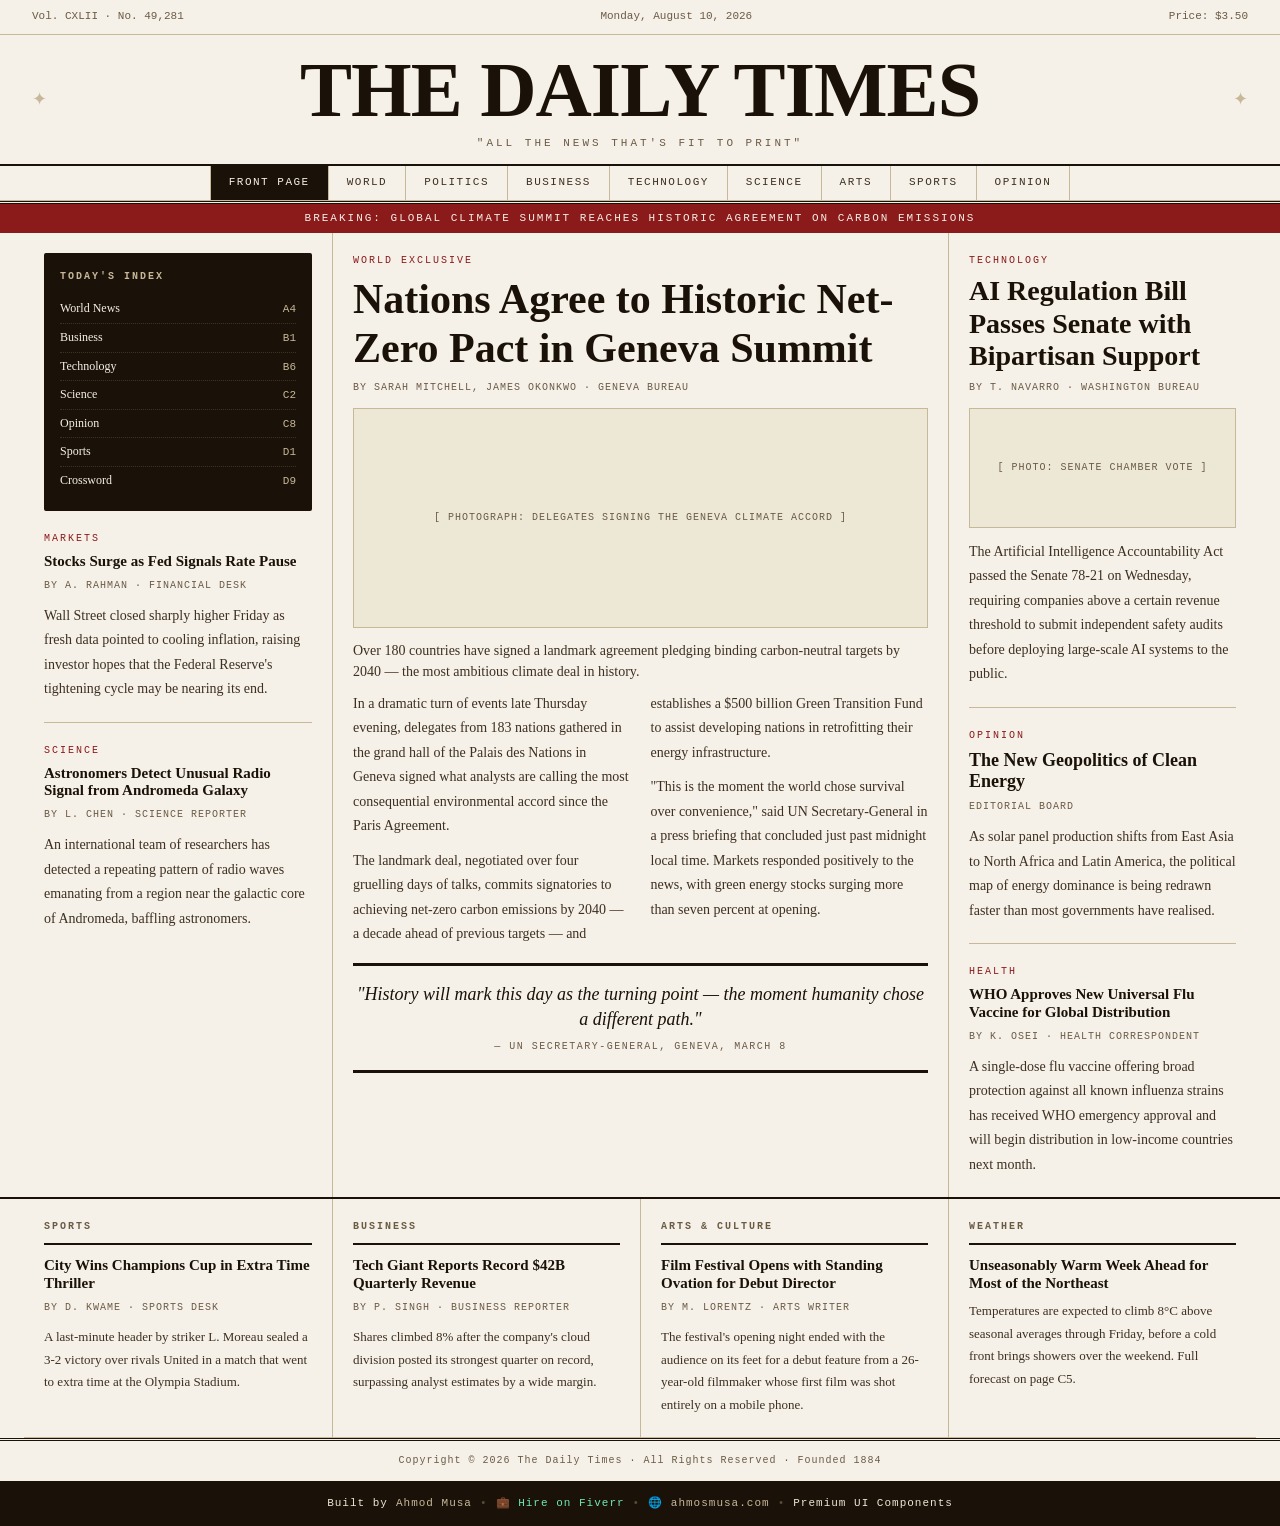
<file: newspaper/news.html>
<!doctype html>
<html lang="en">
  <head>
    <meta charset="UTF-8" />
    <meta name="viewport" content="width=device-width, initial-scale=1.0" />
    <title>Classic Newspaper Website Template — HTML CSS, Print Ready</title>
    <link href="./news.css" rel="stylesheet" />
  </head>
  <body>
    <!-- ── MASTHEAD HEADER ── -->
    <header class="masthead">
      <div class="masthead-top">
        <span>Vol. CXLII · No. 49,281</span>
        <time datetime="2026-03-09">Monday, August 10, 2026</time>
        <span>Price: $3.50</span>
      </div>
      <div class="paper-name">
        <h1>The Daily Times</h1>
        <p class="tagline">"All the news that's fit to print"</p>
      </div>
      <nav class="section-nav" aria-label="Main Navigation">
        <a href="#" class="active">Front Page</a>
        <a href="#">World</a>
        <a href="#">Politics</a>
        <a href="#">Business</a>
        <a href="#">Technology</a>
        <a href="#">Science</a>
        <a href="#">Arts</a>
        <a href="#">Sports</a>
        <a href="#">Opinion</a>
      </nav>
    </header>

    <!-- Breaking News Ticker Band -->
    <aside class="headline-band" aria-label="Breaking News">
      Breaking: Global Climate Summit Reaches Historic Agreement on Carbon
      Emissions
    </aside>

    <!-- ── MAIN GRID CONTENT ── -->
    <main class="newspaper-grid">
      <!-- Left Column / Sidebar -->
      <aside class="col sidebar-col">
        <section class="index-box" aria-label="Today's Index">
          <h4>Today's Index</h4>
          <dl class="index-list">
            <div class="index-item">
              <dt>World News</dt>
              <dd><span>A4</span></dd>
            </div>
            <div class="index-item">
              <dt>Business</dt>
              <dd><span>B1</span></dd>
            </div>
            <div class="index-item">
              <dt>Technology</dt>
              <dd><span>B6</span></dd>
            </div>
            <div class="index-item">
              <dt>Science</dt>
              <dd><span>C2</span></dd>
            </div>
            <div class="index-item">
              <dt>Opinion</dt>
              <dd><span>C8</span></dd>
            </div>
            <div class="index-item">
              <dt>Sports</dt>
              <dd><span>D1</span></dd>
            </div>
            <div class="index-item">
              <dt>Crossword</dt>
              <dd><span>D9</span></dd>
            </div>
          </dl>
        </section>

        <article class="article">
          <header>
            <p class="kicker">Markets</p>
            <h2 class="headline hl-sm">
              Stocks Surge as Fed Signals Rate Pause
            </h2>
            <p class="byline">By A. Rahman · Financial Desk</p>
          </header>
          <p class="body-text">
            Wall Street closed sharply higher Friday as fresh data pointed to
            cooling inflation, raising investor hopes that the Federal Reserve's
            tightening cycle may be nearing its end.
          </p>
        </article>

        <article class="article">
          <header>
            <p class="kicker">Science</p>
            <h2 class="headline hl-sm">
              Astronomers Detect Unusual Radio Signal from Andromeda Galaxy
            </h2>
            <p class="byline">By L. Chen · Science Reporter</p>
          </header>
          <p class="body-text">
            An international team of researchers has detected a repeating
            pattern of radio waves emanating from a region near the galactic
            core of Andromeda, baffling astronomers.
          </p>
        </article>
      </aside>

      <!-- Center Lead Article Column -->
      <section class="col center-col">
        <article class="article feature-article">
          <header>
            <p class="kicker">World Exclusive</p>
            <h2 class="headline hl-xl">
              Nations Agree to Historic Net-Zero Pact in Geneva Summit
            </h2>
            <p class="byline">
              By Sarah Mitchell, James Okonkwo · Geneva Bureau
            </p>
          </header>

          <figure class="img-block" style="height: 220px">
            <figcaption>
              [ Photograph: Delegates signing the Geneva Climate Accord ]
            </figcaption>
          </figure>

          <p class="deck">
            Over 180 countries have signed a landmark agreement pledging binding
            carbon-neutral targets by 2040 — the most ambitious climate deal in
            history.
          </p>

          <div class="body-text two-col">
            <p>
              In a dramatic turn of events late Thursday evening, delegates from
              183 nations gathered in the grand hall of the Palais des Nations
              in Geneva signed what analysts are calling the most consequential
              environmental accord since the Paris Agreement.
            </p>
            <p style="margin-top: 10px">
              The landmark deal, negotiated over four gruelling days of talks,
              commits signatories to achieving net-zero carbon emissions by 2040
              — a decade ahead of previous targets — and establishes a $500
              billion Green Transition Fund to assist developing nations in
              retrofitting their energy infrastructure.
            </p>
            <p style="margin-top: 10px">
              "This is the moment the world chose survival over convenience,"
              said UN Secretary-General in a press briefing that concluded just
              past midnight local time. Markets responded positively to the
              news, with green energy stocks surging more than seven percent at
              opening.
            </p>
          </div>

          <blockquote class="pull-quote">
            <p>
              "History will mark this day as the turning point — the moment
              humanity chose a different path."
            </p>
            <cite>— UN Secretary-General, Geneva, March 8</cite>
          </blockquote>
        </article>
      </section>

      <!-- Right Column -->
      <aside class="col right-col">
        <article class="article">
          <header>
            <p class="kicker">Technology</p>
            <h2 class="headline hl-lg">
              AI Regulation Bill Passes Senate with Bipartisan Support
            </h2>
            <p class="byline">By T. Navarro · Washington Bureau</p>
          </header>

          <figure class="img-block" style="height: 120px">
            <figcaption>[ Photo: Senate chamber vote ]</figcaption>
          </figure>

          <p class="body-text">
            The Artificial Intelligence Accountability Act passed the Senate
            78-21 on Wednesday, requiring companies above a certain revenue
            threshold to submit independent safety audits before deploying
            large-scale AI systems to the public.
          </p>
        </article>

        <article class="article">
          <header>
            <p class="kicker">Opinion</p>
            <h2 class="headline hl-md">The New Geopolitics of Clean Energy</h2>
            <p class="byline">Editorial Board</p>
          </header>
          <p class="body-text">
            As solar panel production shifts from East Asia to North Africa and
            Latin America, the political map of energy dominance is being
            redrawn faster than most governments have realised.
          </p>
        </article>

        <article class="article">
          <header>
            <p class="kicker">Health</p>
            <h2 class="headline hl-sm">
              WHO Approves New Universal Flu Vaccine for Global Distribution
            </h2>
            <p class="byline">By K. Osei · Health Correspondent</p>
          </header>
          <p class="body-text">
            A single-dose flu vaccine offering broad protection against all
            known influenza strains has received WHO emergency approval and will
            begin distribution in low-income countries next month.
          </p>
        </article>
      </aside>
    </main>

    <!-- ── BOTTOM SECTIONS ── -->
    <section class="bottom-grid" aria-label="Category Highlights">
      <section class="bottom-col">
        <h3 class="section-label">Sports</h3>
        <article class="article">
          <header>
            <h4 class="headline hl-sm">
              City Wins Champions Cup in Extra Time Thriller
            </h4>
            <p class="byline">By D. Kwame · Sports Desk</p>
          </header>
          <p class="body-text" style="font-size: 13px">
            A last-minute header by striker L. Moreau sealed a 3-2 victory over
            rivals United in a match that went to extra time at the Olympia
            Stadium.
          </p>
        </article>
      </section>

      <section class="bottom-col">
        <h3 class="section-label">Business</h3>
        <article class="article">
          <header>
            <h4 class="headline hl-sm">
              Tech Giant Reports Record $42B Quarterly Revenue
            </h4>
            <p class="byline">By P. Singh · Business Reporter</p>
          </header>
          <p class="body-text" style="font-size: 13px">
            Shares climbed 8% after the company's cloud division posted its
            strongest quarter on record, surpassing analyst estimates by a wide
            margin.
          </p>
        </article>
      </section>

      <section class="bottom-col">
        <h3 class="section-label">Arts & Culture</h3>
        <article class="article">
          <header>
            <h4 class="headline hl-sm">
              Film Festival Opens with Standing Ovation for Debut Director
            </h4>
            <p class="byline">By M. Lorentz · Arts Writer</p>
          </header>
          <p class="body-text" style="font-size: 13px">
            The festival's opening night ended with the audience on its feet for
            a debut feature from a 26-year-old filmmaker whose first film was
            shot entirely on a mobile phone.
          </p>
        </article>
      </section>

      <section class="bottom-col">
        <h3 class="section-label">Weather</h3>
        <article class="article">
          <header>
            <h4 class="headline hl-sm">
              Unseasonably Warm Week Ahead for Most of the Northeast
            </h4>
          </header>
          <p class="body-text" style="font-size: 13px">
            Temperatures are expected to climb 8°C above seasonal averages
            through Friday, before a cold front brings showers over the weekend.
            Full forecast on page C5.
          </p>
        </article>
      </section>
    </section>

    <!-- ── PAPER FOOTER ── -->
    <footer class="site-footer">
      <div class="paper-footer">
        Copyright © 2026 The Daily Times · All Rights Reserved · Founded 1884
      </div>

      <div class="am-credit">
        Built by <a href="https://ahmosmusa.com" target="_blank">Ahmod Musa</a>
        <span class="dot">•</span>
        <a
          href="https://www.fiverr.com/ahmodmusa/"
          class="fiverr"
          target="_blank"
          >💼 Hire on Fiverr</a
        >
        <span class="dot">•</span>
        <a href="https://ahmosmusa.com" target="_blank">🌐 ahmosmusa.com</a>
        <span class="dot">•</span>
        Premium UI Components
      </div>
    </footer>
  </body>
</html>
</file>
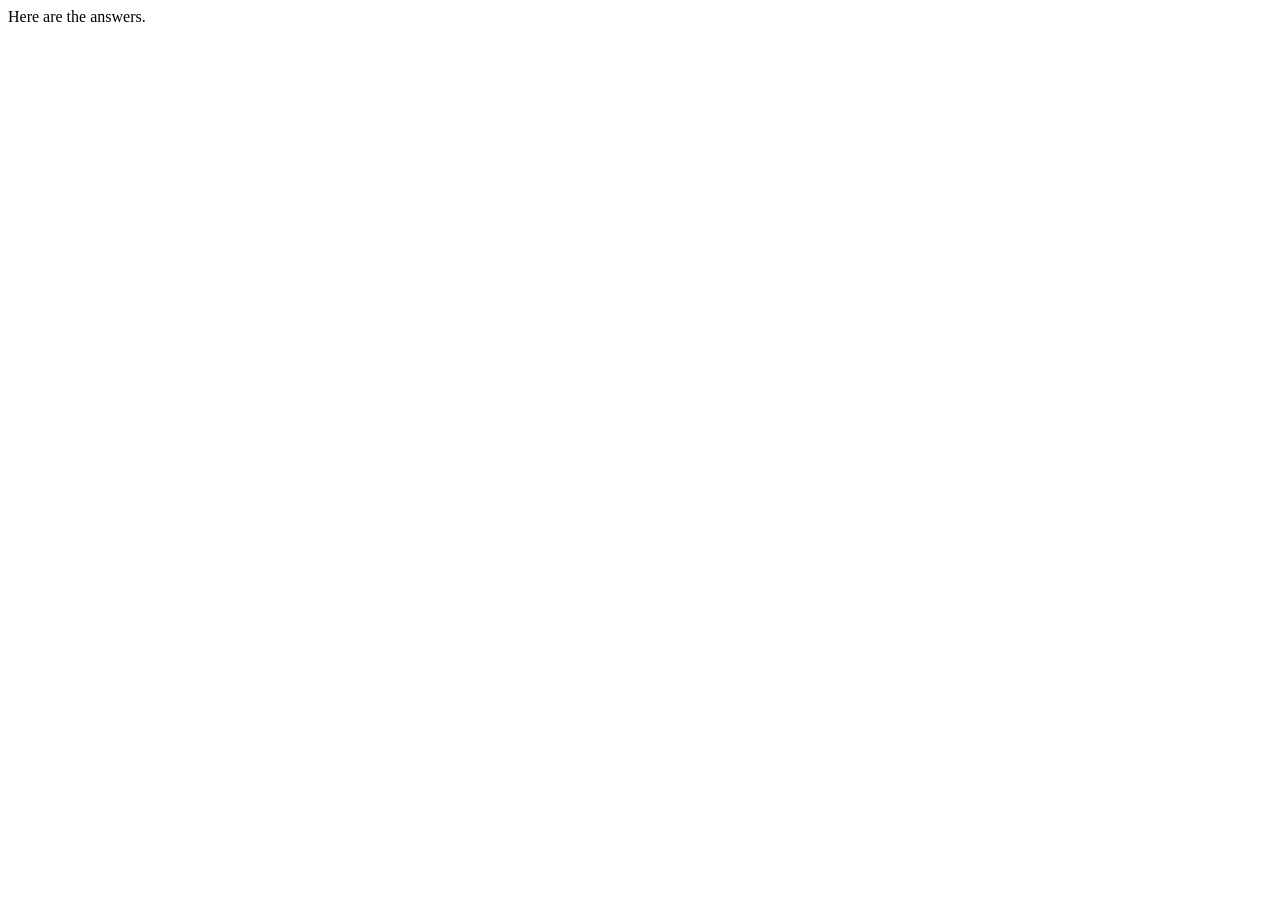
<file: html-practical/Solution/about-us.html>
<!DOCTYPE html>
<html lang="en">
<head>
  <meta charset="UTF-8">
  <meta name="viewport" content="width=device-width, initial-scale=1.0">
  <title>Document</title>
</head>
<body>
  <main>
    Here are the answers.
  </main>
</body>
</html>
</file>
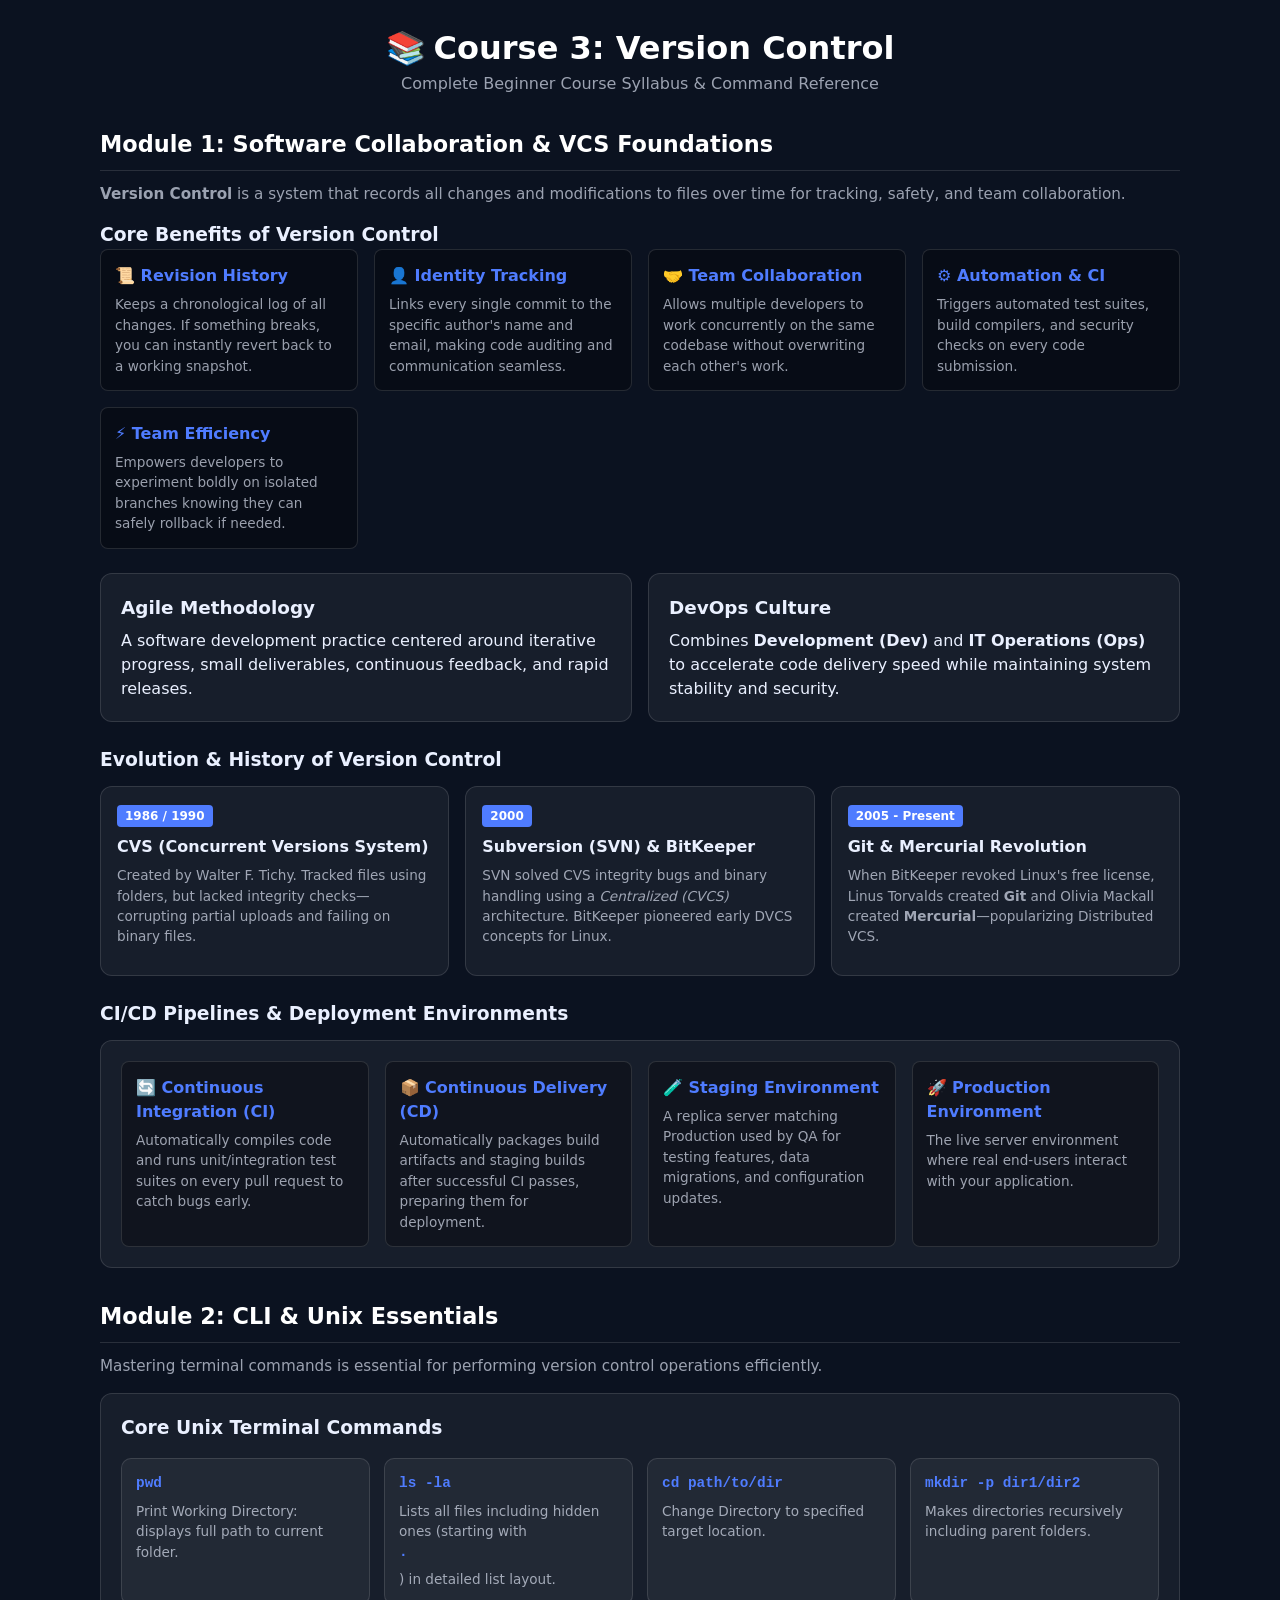
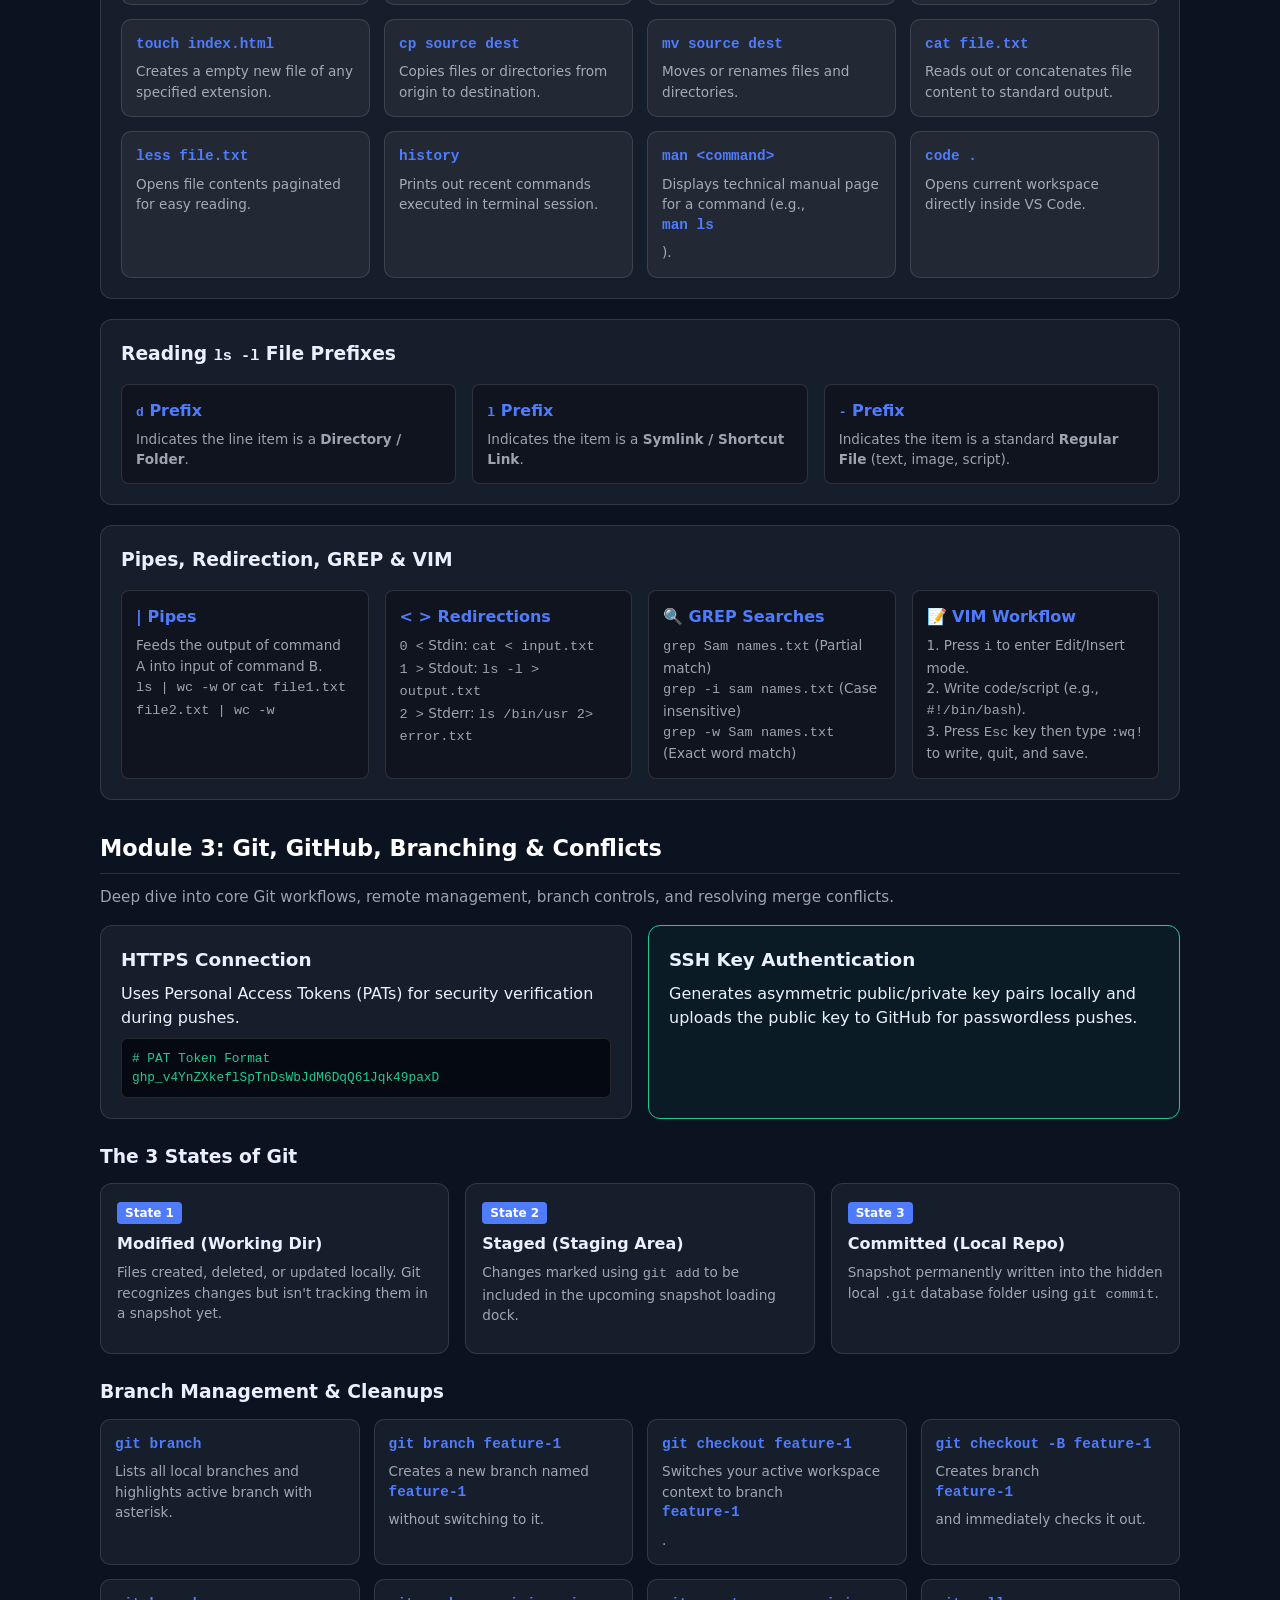
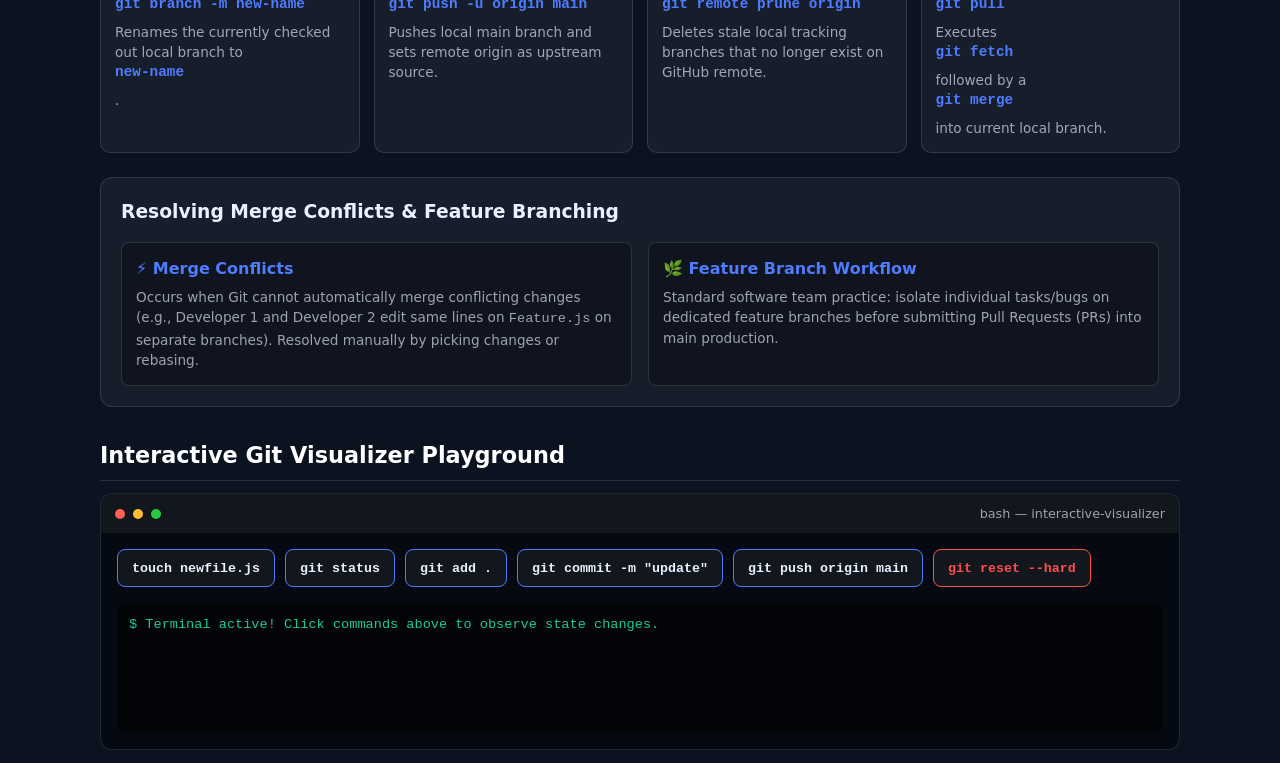
<file: NYDL-Summer-Batch/git-note/detail-note.html>
<!doctype html>
<html lang="en">
  <head>
    <meta charset="UTF-8" />
    <meta name="viewport" content="width=device-width, initial-scale=1.0" />
    <meta name="color-scheme" content="dark" />
    <title>Course 3: Version Control Mastery Notes</title>
    <link rel="stylesheet" href="git.css" />
  </head>
  <body>
    <!-- ── NAVBAR ── -->
    <header class="navbar">
      <div class="logo"><span class="git-icon">📚</span> Course 3: Version Control</div>
      <p class="subtitle">Complete Beginner Course Syllabus & Command Reference</p>
    </header>

    <main class="container">

      <!-- ── MODULE 1: SOFTWARE COLLABORATION ── -->
      <section class="info-section">
        <h2>Module 1: Software Collaboration & VCS Foundations</h2>
        <p class="section-intro">
          <strong>Version Control</strong> is a system that records all changes and modifications to files over time for tracking, safety, and team collaboration.
        </p>

        <!-- Benefits Grid -->
        <h3>Core Benefits of Version Control</h3>
        <div class="breakdown-grid" style="margin-bottom: 24px;">
          <div class="breakdown-item">
            <h4>📜 Revision History</h4>
            <p>Keeps a chronological log of all changes. If something breaks, you can instantly revert back to a working snapshot.</p>
          </div>
          <div class="breakdown-item">
            <h4>👤 Identity Tracking</h4>
            <p>Links every single commit to the specific author's name and email, making code auditing and communication seamless.</p>
          </div>
          <div class="breakdown-item">
            <h4>🤝 Team Collaboration</h4>
            <p>Allows multiple developers to work concurrently on the same codebase without overwriting each other's work.</p>
          </div>
          <div class="breakdown-item">
            <h4>⚙️ Automation & CI</h4>
            <p>Triggers automated test suites, build compilers, and security checks on every code submission.</p>
          </div>
          <div class="breakdown-item">
            <h4>⚡ Team Efficiency</h4>
            <p>Empowers developers to experiment boldly on isolated branches knowing they can safely rollback if needed.</p>
          </div>
        </div>

        <!-- Methodologies & Ecosystems -->
        <div class="comparison-grid">
          <div class="info-card">
            <h3>Agile Methodology</h3>
            <p>A software development practice centered around iterative progress, small deliverables, continuous feedback, and rapid releases.</p>
          </div>
          <div class="info-card">
            <h3>DevOps Culture</h3>
            <p>Combines <strong>Development (Dev)</strong> and <strong>IT Operations (Ops)</strong> to accelerate code delivery speed while maintaining system stability and security.</p>
          </div>
        </div>

        <!-- History Timeline -->
        <h3 style="margin-top: 24px; margin-bottom: 12px;">Evolution & History of Version Control</h3>
        <div class="steps-grid">
          <div class="step-card">
            <div class="step-num">1986 / 1990</div>
            <h3>CVS (Concurrent Versions System)</h3>
            <p>Created by Walter F. Tichy. Tracked files using folders, but lacked integrity checks—corrupting partial uploads and failing on binary files.</p>
          </div>

          <div class="step-card">
            <div class="step-num">2000</div>
            <h3>Subversion (SVN) & BitKeeper</h3>
            <p>SVN solved CVS integrity bugs and binary handling using a <em>Centralized (CVCS)</em> architecture. BitKeeper pioneered early DVCS concepts for Linux.</p>
          </div>

          <div class="step-card">
            <div class="step-num">2005 - Present</div>
            <h3>Git & Mercurial Revolution</h3>
            <p>When BitKeeper revoked Linux's free license, Linus Torvalds created <strong>Git</strong> and Olivia Mackall created <strong>Mercurial</strong>—popularizing Distributed VCS.</p>
          </div>
        </div>

        <!-- Staging vs Production & CI/CD Pipeline -->
        <h3 style="margin-top: 24px; margin-bottom: 12px;">CI/CD Pipelines & Deployment Environments</h3>
        <div class="breakdown-box">
          <div class="breakdown-grid">
            <div class="breakdown-item">
              <h4>🔄 Continuous Integration (CI)</h4>
              <p>Automatically compiles code and runs unit/integration test suites on every pull request to catch bugs early.</p>
            </div>
            <div class="breakdown-item">
              <h4>📦 Continuous Delivery (CD)</h4>
              <p>Automatically packages build artifacts and staging builds after successful CI passes, preparing them for deployment.</p>
            </div>
            <div class="breakdown-item">
              <h4>🧪 Staging Environment</h4>
              <p>A replica server matching Production used by QA for testing features, data migrations, and configuration updates.</p>
            </div>
            <div class="breakdown-item">
              <h4>🚀 Production Environment</h4>
              <p>The live server environment where real end-users interact with your application.</p>
            </div>
          </div>
        </div>
      </section>


      <!-- ── MODULE 2: COMMAND LINE & UNIX MASTERY ── -->
      <section class="info-section">
        <h2>Module 2: CLI & Unix Essentials</h2>
        <p class="section-intro">
          Mastering terminal commands is essential for performing version control operations efficiently.
        </p>

        <!-- Command Table -->
        <div class="breakdown-box" style="margin-bottom: 20px;">
          <h3>Core Unix Terminal Commands</h3>
          <div class="glossary-grid" style="margin-top: 12px;">
            <div class="glossary-card"><code>pwd</code><p>Print Working Directory: displays full path to current folder.</p></div>
            <div class="glossary-card"><code>ls -la</code><p>Lists all files including hidden ones (starting with <code>.</code>) in detailed list layout.</p></div>
            <div class="glossary-card"><code>cd path/to/dir</code><p>Change Directory to specified target location.</p></div>
            <div class="glossary-card"><code>mkdir -p dir1/dir2</code><p>Makes directories recursively including parent folders.</p></div>
            <div class="glossary-card"><code>touch index.html</code><p>Creates a empty new file of any specified extension.</p></div>
            <div class="glossary-card"><code>cp source dest</code><p>Copies files or directories from origin to destination.</p></div>
            <div class="glossary-card"><code>mv source dest</code><p>Moves or renames files and directories.</p></div>
            <div class="glossary-card"><code>cat file.txt</code><p>Reads out or concatenates file content to standard output.</p></div>
            <div class="glossary-card"><code>less file.txt</code><p>Opens file contents paginated for easy reading.</p></div>
            <div class="glossary-card"><code>history</code><p>Prints out recent commands executed in terminal session.</p></div>
            <div class="glossary-card"><code>man &lt;command&gt;</code><p>Displays technical manual page for a command (e.g., <code>man ls</code>).</p></div>
            <div class="glossary-card"><code>code .</code><p>Opens current workspace directly inside VS Code.</p></div>
          </div>
        </div>

        <!-- Unix Permissions Breakdown -->
        <div class="breakdown-box" style="margin-bottom: 20px;">
          <h3>Reading <code>ls -l</code> File Prefixes</h3>
          <div class="breakdown-grid">
            <div class="breakdown-item">
              <h4><code>d</code> Prefix</h4>
              <p>Indicates the line item is a <strong>Directory / Folder</strong>.</p>
            </div>
            <div class="breakdown-item">
              <h4><code>l</code> Prefix</h4>
              <p>Indicates the item is a <strong>Symlink / Shortcut Link</strong>.</p>
            </div>
            <div class="breakdown-item">
              <h4><code>-</code> Prefix</h4>
              <p>Indicates the item is a standard <strong>Regular File</strong> (text, image, script).</p>
            </div>
          </div>
        </div>

        <!-- Pipes, I/O Redirection, GREP & VIM -->
        <div class="breakdown-box">
          <h3>Pipes, Redirection, GREP & VIM</h3>
          <div class="breakdown-grid">
            <div class="breakdown-item">
              <h4>| Pipes</h4>
              <p>Feeds the output of command A into input of command B.<br><code>ls | wc -w</code> or <code>cat file1.txt file2.txt | wc -w</code></p>
            </div>
            <div class="breakdown-item">
              <h4>&lt; &gt; Redirections</h4>
              <p>
                <code>0 &lt;</code> Stdin: <code>cat &lt; input.txt</code><br>
                <code>1 &gt;</code> Stdout: <code>ls -l &gt; output.txt</code><br>
                <code>2 &gt;</code> Stderr: <code>ls /bin/usr 2&gt; error.txt</code>
              </p>
            </div>
            <div class="breakdown-item">
              <h4>🔍 GREP Searches</h4>
              <p>
                <code>grep Sam names.txt</code> (Partial match)<br>
                <code>grep -i sam names.txt</code> (Case insensitive)<br>
                <code>grep -w Sam names.txt</code> (Exact word match)
              </p>
            </div>
            <div class="breakdown-item">
              <h4>📝 VIM Workflow</h4>
              <p>
                1. Press <code>i</code> to enter Edit/Insert mode.<br>
                2. Write code/script (e.g., <code>#!/bin/bash</code>).<br>
                3. Press <code>Esc</code> key then type <code>:wq!</code> to write, quit, and save.
              </p>
            </div>
          </div>
        </div>
      </section>


      <!-- ── MODULE 3: GIT & GITHUB WORKFLOWS ── -->
      <section class="info-section">
        <h2>Module 3: Git, GitHub, Branching & Conflicts</h2>
        <p class="section-intro">
          Deep dive into core Git workflows, remote management, branch controls, and resolving merge conflicts.
        </p>

        <!-- Authentication -->
        <div class="comparison-grid">
          <div class="info-card">
            <h3>HTTPS Connection</h3>
            <p>Uses Personal Access Tokens (PATs) for security verification during pushes.</p>
            <pre class="code-block" style="margin-top: 8px;"><code># PAT Token Format
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</code></pre>
          </div>

          <div class="info-card highlight-card">
            <h3>SSH Key Authentication</h3>
            <p>Generates asymmetric public/private key pairs locally and uploads the public key to GitHub for passwordless pushes.</p>
          </div>
        </div>

        <!-- The 3 States -->
        <h3 style="margin-top: 24px; margin-bottom: 12px;">The 3 States of Git</h3>
        <div class="steps-grid">
          <div class="step-card">
            <div class="step-num">State 1</div>
            <h3>Modified (Working Dir)</h3>
            <p>Files created, deleted, or updated locally. Git recognizes changes but isn't tracking them in a snapshot yet.</p>
          </div>

          <div class="step-card">
            <div class="step-num">State 2</div>
            <h3>Staged (Staging Area)</h3>
            <p>Changes marked using <code>git add</code> to be included in the upcoming snapshot loading dock.</p>
          </div>

          <div class="step-card">
            <div class="step-num">State 3</div>
            <h3>Committed (Local Repo)</h3>
            <p>Snapshot permanently written into the hidden local <code>.git</code> database folder using <code>git commit</code>.</p>
          </div>
        </div>

        <!-- Branching Commands -->
        <h3 style="margin-top: 24px; margin-bottom: 12px;">Branch Management & Cleanups</h3>
        <div class="glossary-grid">
          <div class="glossary-card"><code>git branch</code><p>Lists all local branches and highlights active branch with asterisk.</p></div>
          <div class="glossary-card"><code>git branch feature-1</code><p>Creates a new branch named <code>feature-1</code> without switching to it.</p></div>
          <div class="glossary-card"><code>git checkout feature-1</code><p>Switches your active workspace context to branch <code>feature-1</code>.</p></div>
          <div class="glossary-card"><code>git checkout -B feature-1</code><p>Creates branch <code>feature-1</code> and immediately checks it out.</p></div>
          <div class="glossary-card"><code>git branch -m new-name</code><p>Renames the currently checked out local branch to <code>new-name</code>.</p></div>
          <div class="glossary-card"><code>git push -u origin main</code><p>Pushes local main branch and sets remote origin as upstream source.</p></div>
          <div class="glossary-card"><code>git remote prune origin</code><p>Deletes stale local tracking branches that no longer exist on GitHub remote.</p></div>
          <div class="glossary-card"><code>git pull</code><p>Executes <code>git fetch</code> followed by a <code>git merge</code> into current local branch.</p></div>
        </div>

        <!-- Merge Conflicts & Feature Branching -->
        <div class="breakdown-box" style="margin-top: 24px;">
          <h3>Resolving Merge Conflicts & Feature Branching</h3>
          <div class="breakdown-grid">
            <div class="breakdown-item">
              <h4>⚡ Merge Conflicts</h4>
              <p>Occurs when Git cannot automatically merge conflicting changes (e.g., Developer 1 and Developer 2 edit same lines on <code>Feature.js</code> on separate branches). Resolved manually by picking changes or rebasing.</p>
            </div>
            <div class="breakdown-item">
              <h4>🌿 Feature Branch Workflow</h4>
              <p>Standard software team practice: isolate individual tasks/bugs on dedicated feature branches before submitting Pull Requests (PRs) into main production.</p>
            </div>
          </div>
        </div>
      </section>


      <!-- ── SECTION 4: INTERACTIVE DEMO LINK ── -->
      <section class="control-section" aria-label="Git Terminal">
        <h2>Interactive Git Visualizer Playground</h2>
        <div class="terminal-container">
          <div class="terminal-bar">
            <span class="dot red"></span>
            <span class="dot yellow"></span>
            <span class="dot green"></span>
            <span class="term-title">bash — interactive-visualizer</span>
          </div>
          <div class="terminal-body">
            <div class="command-buttons">
              <button class="btn btn-cmd" id="btnTouch">
                <code>touch newfile.js</code>
              </button>
              <button class="btn btn-cmd" id="btnStatus">
                <code>git status</code>
              </button>
              <button class="btn btn-cmd" id="btnAdd">
                <code>git add .</code>
              </button>
              <button class="btn btn-cmd" id="btnCommit">
                <code>git commit -m "update"</code>
              </button>
              <button class="btn btn-cmd" id="btnPush">
                <code>git push origin main</code>
              </button>
              <button class="btn btn-danger" id="btnReset">
                <code>git reset --hard</code>
              </button>
            </div>

            <div class="terminal-output" id="termOutput">
              <p class="line prompt">
                $ Terminal active! Click commands above to observe state changes.
              </p>
            </div>
          </div>
        </div>
      </section>

    </main>

    <script src="git.js"></script>
  </body>
</html>
</file>
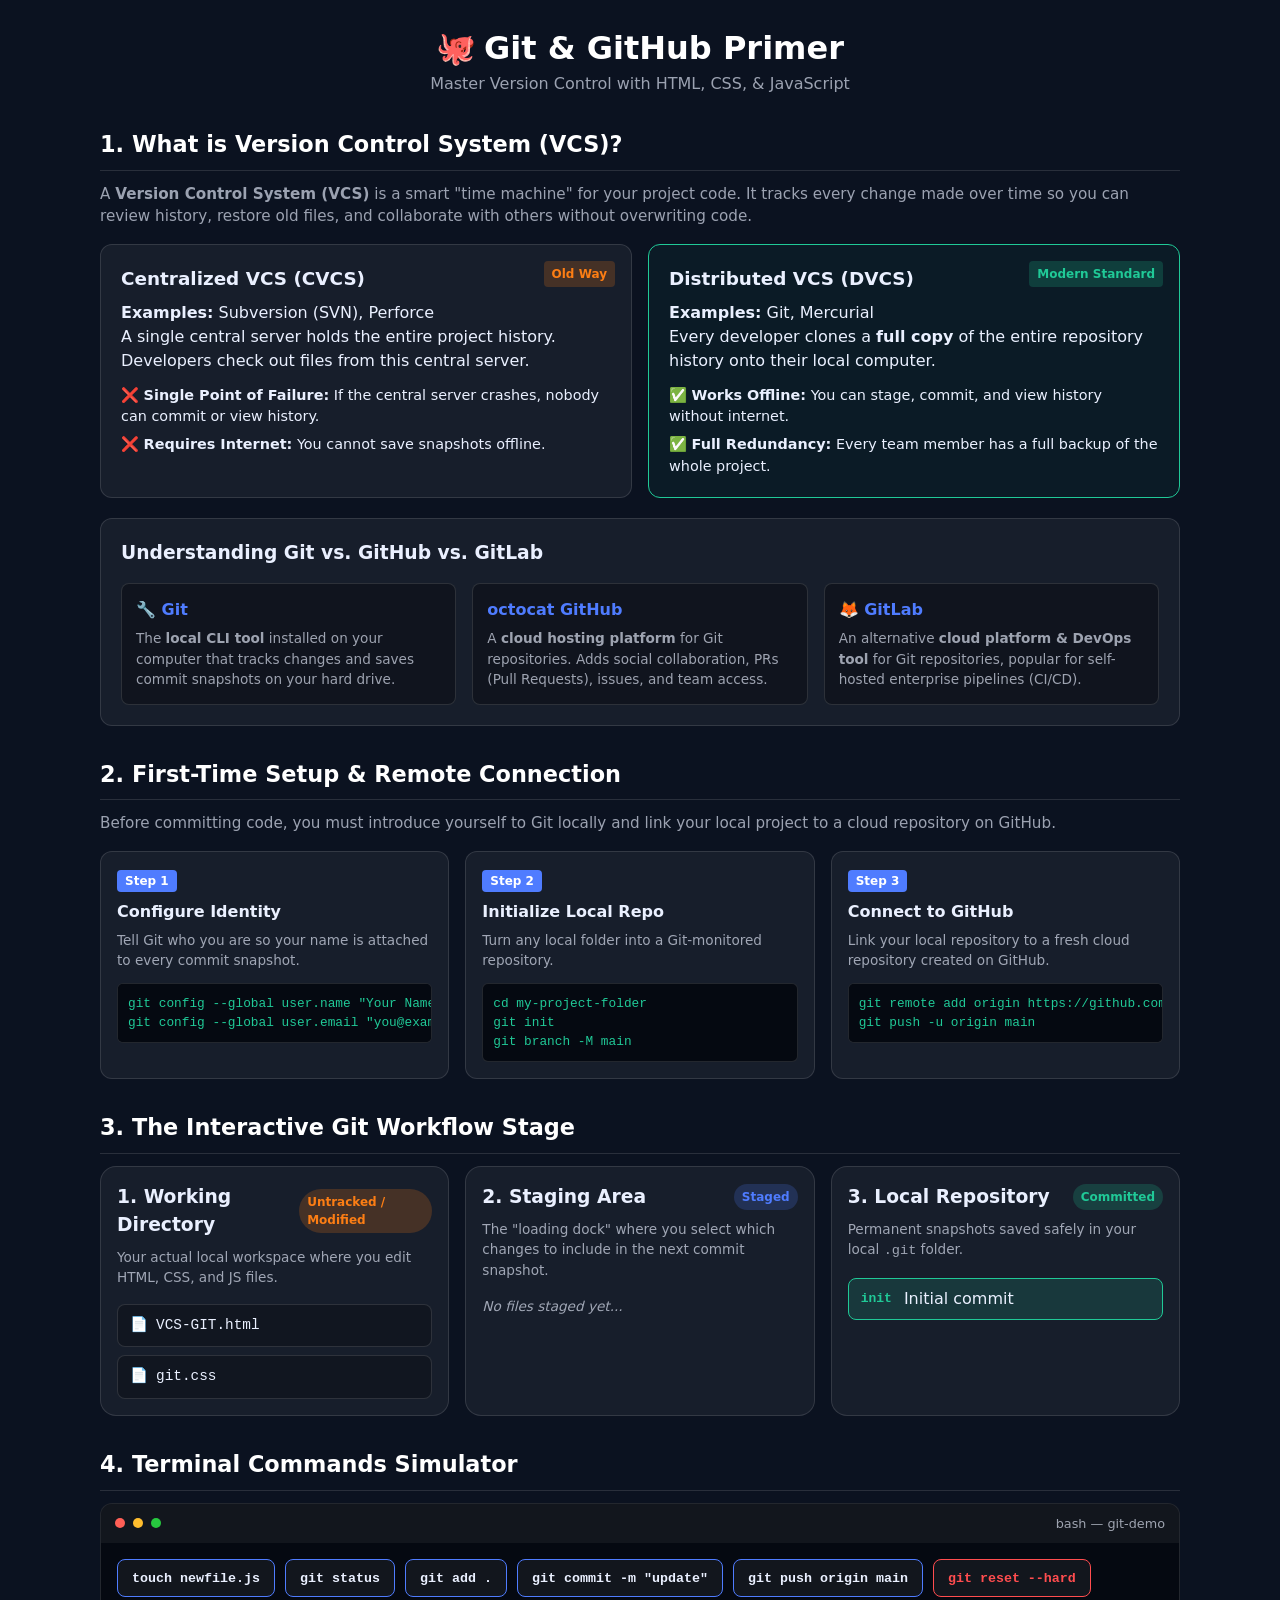
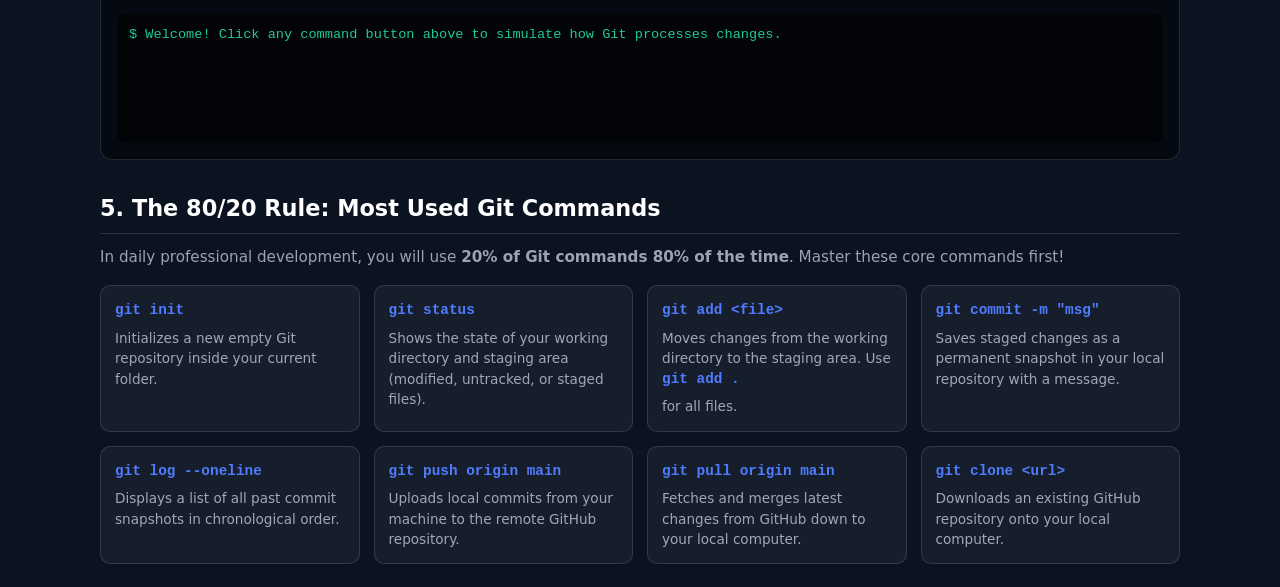
<file: NYDL-Summer-Batch/git-note/VCS-GIT.html>
<!doctype html>
<html lang="en">
  <head>
    <meta charset="UTF-8" />
    <meta name="viewport" content="width=device-width, initial-scale=1.0" />
    <meta name="color-scheme" content="dark" />
    <title>Git & GitHub Mastery - Beginner Visual Guide</title>
    <link rel="stylesheet" href="git.css" />
  </head>
  <body>
    <!-- ── NAVBAR ── -->
    <header class="navbar">
      <div class="logo">
        <span class="git-icon">🐙</span> Git & GitHub Primer
      </div>
      <p class="subtitle">
        Master Version Control with HTML, CSS, & JavaScript
      </p>
    </header>

    <main class="container">
      <!-- ── SECTION 1: VCS & DVCS FUNDAMENTALS ── -->
      <section class="info-section">
        <h2>1. What is Version Control System (VCS)?</h2>
        <p class="section-intro">
          A <strong>Version Control System (VCS)</strong> is a smart "time
          machine" for your project code. It tracks every change made over time
          so you can review history, restore old files, and collaborate with
          others without overwriting code.
        </p>

        <div class="comparison-grid">
          <div class="info-card">
            <span class="card-badge badge-warning">Old Way</span>
            <h3>Centralized VCS (CVCS)</h3>
            <p><strong>Examples:</strong> Subversion (SVN), Perforce</p>
            <p>
              A single central server holds the entire project history.
              Developers check out files from this central server.
            </p>
            <ul class="card-list">
              <li>
                ❌ <strong>Single Point of Failure:</strong> If the central
                server crashes, nobody can commit or view history.
              </li>
              <li>
                ❌ <strong>Requires Internet:</strong> You cannot save snapshots
                offline.
              </li>
            </ul>
          </div>

          <div class="info-card highlight-card">
            <span class="card-badge badge-success">Modern Standard</span>
            <h3>Distributed VCS (DVCS)</h3>
            <p><strong>Examples:</strong> Git, Mercurial</p>
            <p>
              Every developer clones a <strong>full copy</strong> of the entire
              repository history onto their local computer.
            </p>
            <ul class="card-list">
              <li>
                ✅ <strong>Works Offline:</strong> You can stage, commit, and
                view history without internet.
              </li>
              <li>
                ✅ <strong>Full Redundancy:</strong> Every team member has a
                full backup of the whole project.
              </li>
            </ul>
          </div>
        </div>

        <!-- Git vs GitHub vs GitLab -->
        <div class="breakdown-box">
          <h3>Understanding Git vs. GitHub vs. GitLab</h3>
          <div class="breakdown-grid">
            <div class="breakdown-item">
              <h4>🔧 Git</h4>
              <p>
                The <strong>local CLI tool</strong> installed on your computer
                that tracks changes and saves commit snapshots on your hard
                drive.
              </p>
            </div>
            <div class="breakdown-item">
              <h4>octocat GitHub</h4>
              <p>
                A <strong>cloud hosting platform</strong> for Git repositories.
                Adds social collaboration, PRs (Pull Requests), issues, and team
                access.
              </p>
            </div>
            <div class="breakdown-item">
              <h4>🦊 GitLab</h4>
              <p>
                An alternative <strong>cloud platform & DevOps tool</strong> for
                Git repositories, popular for self-hosted enterprise pipelines
                (CI/CD).
              </p>
            </div>
          </div>
        </div>
      </section>

      <!-- ── SECTION 2: FIRST-TIME SETUP & REMOTE SETUP ── -->
      <section class="info-section">
        <h2>2. First-Time Setup & Remote Connection</h2>
        <p class="section-intro">
          Before committing code, you must introduce yourself to Git locally and
          link your local project to a cloud repository on GitHub.
        </p>

        <div class="steps-grid">
          <div class="step-card">
            <div class="step-num">Step 1</div>
            <h3>Configure Identity</h3>
            <p>
              Tell Git who you are so your name is attached to every commit
              snapshot.
            </p>
            <pre
              class="code-block"
            ><code>git config --global user.name "Your Name"
git config --global user.email "you@example.com"</code></pre>
          </div>

          <div class="step-card">
            <div class="step-num">Step 2</div>
            <h3>Initialize Local Repo</h3>
            <p>Turn any local folder into a Git-monitored repository.</p>
            <pre class="code-block"><code>cd my-project-folder
git init
git branch -M main</code></pre>
          </div>

          <div class="step-card">
            <div class="step-num">Step 3</div>
            <h3>Connect to GitHub</h3>
            <p>
              Link your local repository to a fresh cloud repository created on
              GitHub.
            </p>
            <pre
              class="code-block"
            ><code>git remote add origin https://github.com/user/repo.git
git push -u origin main</code></pre>
          </div>
        </div>
      </section>

      <!-- ── SECTION 3: INTERACTIVE WORKFLOW STAGE ── -->
      <section class="stage-section" aria-label="Git Workflow Visualizer">
        <h2>3. The Interactive Git Workflow Stage</h2>
        <div class="workflow-grid">
          <!-- Working Directory -->
          <div class="stage-card" id="workingDir">
            <div class="card-header">
              <h3>1. Working Directory</h3>
              <span class="badge status-working">Untracked / Modified</span>
            </div>
            <p class="card-desc">
              Your actual local workspace where you edit HTML, CSS, and JS
              files.
            </p>
            <ul class="file-list" id="workingFiles">
              <!-- Dynamic Files Injected Here -->
            </ul>
          </div>

          <!-- Staging Area -->
          <div class="stage-card" id="stagingArea">
            <div class="card-header">
              <h3>2. Staging Area</h3>
              <span class="badge status-staged">Staged</span>
            </div>
            <p class="card-desc">
              The "loading dock" where you select which changes to include in
              the next commit snapshot.
            </p>
            <ul class="file-list" id="stagedFiles">
              <li class="empty-msg">No files staged yet...</li>
            </ul>
          </div>

          <!-- Local Repository -->
          <div class="stage-card" id="localRepo">
            <div class="card-header">
              <h3>3. Local Repository</h3>
              <span class="badge status-committed">Committed</span>
            </div>
            <p class="card-desc">
              Permanent snapshots saved safely in your local
              <code>.git</code> folder.
            </p>
            <div class="commit-history" id="commitHistory">
              <div class="commit-node initial">
                <span class="commit-hash">init</span>
                <span class="commit-msg">Initial commit</span>
              </div>
            </div>
          </div>
        </div>
      </section>

      <!-- ── SECTION 4: INTERACTIVE TERMINAL SIMULATOR ── -->
      <section class="control-section" aria-label="Git Terminal">
        <h2>4. Terminal Commands Simulator</h2>

        <div class="terminal-container">
          <div class="terminal-bar">
            <span class="dot red"></span>
            <span class="dot yellow"></span>
            <span class="dot green"></span>
            <span class="term-title">bash — git-demo</span>
          </div>

          <div class="terminal-body">
            <div class="command-buttons">
              <button class="btn btn-cmd" id="btnTouch">
                <code>touch newfile.js</code>
              </button>

              <button class="btn btn-cmd" id="btnStatus">
                <code>git status</code>
              </button>

              <button class="btn btn-cmd" id="btnAdd">
                <code>git add .</code>
              </button>

              <button class="btn btn-cmd" id="btnCommit">
                <code>git commit -m "update"</code>
              </button>

              <button class="btn btn-cmd" id="btnPush">
                <code>git push origin main</code>
              </button>

              <button class="btn btn-danger" id="btnReset">
                <code>git reset --hard</code>
              </button>
            </div>

            <div class="terminal-output" id="termOutput">
              <p class="line prompt">
                $ Welcome! Click any command button above to simulate how Git
                processes changes.
              </p>
            </div>
          </div>
        </div>
      </section>

      <!-- ── SECTION 5: THE 80/20 RULE GLOSSARY ── -->
      <section class="info-section">
        <h2>5. The 80/20 Rule: Most Used Git Commands</h2>
        <p class="section-intro">
          In daily professional development, you will use
          <strong>20% of Git commands 80% of the time</strong>. Master these
          core commands first!
        </p>

        <div class="glossary-grid">
          <div class="glossary-card">
            <code>git init</code>
            <p>
              Initializes a new empty Git repository inside your current folder.
            </p>
          </div>

          <div class="glossary-card">
            <code>git status</code>
            <p>
              Shows the state of your working directory and staging area
              (modified, untracked, or staged files).
            </p>
          </div>

          <div class="glossary-card">
            <code>git add &lt;file&gt;</code>
            <p>
              Moves changes from the working directory to the staging area. Use
              <code>git add .</code> for all files.
            </p>
          </div>

          <div class="glossary-card">
            <code>git commit -m "msg"</code>
            <p>
              Saves staged changes as a permanent snapshot in your local
              repository with a message.
            </p>
          </div>

          <div class="glossary-card">
            <code>git log --oneline</code>
            <p>
              Displays a list of all past commit snapshots in chronological
              order.
            </p>
          </div>

          <div class="glossary-card">
            <code>git push origin main</code>
            <p>
              Uploads local commits from your machine to the remote GitHub
              repository.
            </p>
          </div>

          <div class="glossary-card">
            <code>git pull origin main</code>
            <p>
              Fetches and merges latest changes from GitHub down to your local
              computer.
            </p>
          </div>

          <div class="glossary-card">
            <code>git clone &lt;url&gt;</code>
            <p>
              Downloads an existing GitHub repository onto your local computer.
            </p>
          </div>
        </div>
      </section>

    </main>

    <script src="git.js"></script>
  </body>
</html>
</file>
<file: newspaper/news.css>
*::before,
*::after,
* {
  margin: 0;
  padding: 0;
  box-sizing: border-box;
}

:root {
  --ink: #1a1208;
  --ink-mid: #3d3020;
  --ink-light: #6b5b45;
  --paper: #f5f0e8;
  --paper-dark: #ede7d6;
  --rule: #c8b89a;
  --accent: #8b1a1a;
  --col-gap: 20px;
}

body {
  background: var(--paper);
  color: var(--ink);
  font-family: "Source Serif 4", Georgia, serif;
  font-size: 15px;
  line-height: 1.6;
}

/* ── Masthead ── */
.masthead {
  border-bottom: 3px double var(--ink);
  padding: 8px 0 0;
  background: var(--paper);
}

.masthead-top {
  display: flex;
  justify-content: space-between;
  align-items: center;
  padding: 0 32px 8px;
  font-family: "DM Mono", monospace;
  font-size: 11px;
  color: var(--ink-light);
  border-bottom: 1px solid var(--rule);
}

.paper-name {
  text-align: center;
  padding: 16px 32px 12px;
  border-bottom: 2px solid var(--ink);
  position: relative;
}
.paper-name::before,
.paper-name::after {
  content: "✦";
  position: absolute;
  top: 50%;
  transform: translateY(-50%);
  color: var(--rule);
  font-size: 18px;
}
.paper-name::before {
  left: 32px;
}
.paper-name::after {
  right: 32px;
}

.paper-name h1 {
  font-family: "Playfair Display", serif;
  font-size: clamp(36px, 7vw, 78px);
  font-weight: 900;
  letter-spacing: -1px;
  color: var(--ink);
  line-height: 1;
  text-transform: uppercase;
}

.paper-name .tagline {
  font-family: "DM Mono", monospace;
  font-size: 11px;
  letter-spacing: 3px;
  color: var(--ink-light);
  margin-top: 6px;
  text-transform: uppercase;
}

/* ── Nav ── */
.section-nav {
  display: flex;
  justify-content: center;
  gap: 0;
  padding: 0 32px;
  border-bottom: 1px solid var(--rule);
  overflow-x: auto;
  scrollbar-width: none;
}
.section-nav::-webkit-scrollbar {
  display: none;
}
.section-nav a {
  display: block;
  padding: 8px 18px;
  font-family: "DM Mono", monospace;
  font-size: 11px;
  letter-spacing: 1.5px;
  text-transform: uppercase;
  color: var(--ink-mid);
  text-decoration: none;
  white-space: nowrap;
  border-right: 1px solid var(--rule);
  transition: background 0.2s;
}
.section-nav a:first-child {
  border-left: 1px solid var(--rule);
}
.section-nav a:hover {
  background: var(--paper-dark);
}
.section-nav a.active {
  background: var(--ink);
  color: var(--paper);
}

/* ── Headline band ── */
.headline-band {
  background: var(--accent);
  color: var(--paper);
  text-align: center;
  padding: 6px 32px;
  font-family: "DM Mono", monospace;
  font-size: 11px;
  letter-spacing: 2px;
  text-transform: uppercase;
}

/* ── Main grid ── */
.newspaper-grid {
  display: grid;
  grid-template-columns: 1fr 2fr 1fr;
  gap: 0;
  padding: 0 24px;
  border-bottom: 2px solid var(--ink);
}

.col {
  padding: 20px var(--col-gap);
}
.col + .col {
  border-left: 1px solid var(--rule);
}

/* ── Article styles ── */
.article + .article {
  margin-top: 20px;
  padding-top: 20px;
  border-top: 1px solid var(--rule);
}

.kicker {
  font-family: "DM Mono", monospace;
  font-size: 10px;
  letter-spacing: 2px;
  text-transform: uppercase;
  color: var(--accent);
  margin-bottom: 6px;
}

.headline {
  font-family: "Playfair Display", serif;
  font-weight: 700;
  line-height: 1.15;
  color: var(--ink);
  margin-bottom: 8px;
}
.hl-xl {
  font-size: clamp(26px, 3.5vw, 42px);
}
.hl-lg {
  font-size: clamp(20px, 2.5vw, 28px);
}
.hl-md {
  font-size: 18px;
}
.hl-sm {
  font-size: 15px;
}

.deck {
  font-family: "Source Serif 4", serif;
  font-size: 14px;
  color: var(--ink-mid);
  line-height: 1.5;
  margin-bottom: 10px;
}

.byline {
  font-family: "DM Mono", monospace;
  font-size: 10px;
  letter-spacing: 1px;
  text-transform: uppercase;
  color: var(--ink-light);
  margin-bottom: 10px;
}

.body-text {
  font-size: 14px;
  line-height: 1.75;
  color: var(--ink-mid);
  column-gap: 20px;
}
.two-col {
  columns: 2;
}

/* ── Image placeholder (figure/figcaption) ── */
.img-block {
  background: var(--paper-dark);
  border: 1px solid var(--rule);
  width: 100%;
  display: flex;
  align-items: center;
  justify-content: center;
  color: var(--ink-light);
  margin: 12px 0;
}
.img-block figcaption {
  font-family: "DM Mono", monospace;
  font-size: 10px;
  letter-spacing: 1px;
  text-transform: uppercase;
}

/* ── Quote callout (blockquote) ── */
.pull-quote {
  border-top: 3px solid var(--ink);
  border-bottom: 3px solid var(--ink);
  padding: 16px 0;
  margin: 16px 0;
  font-family: "Playfair Display", serif;
  font-style: italic;
  font-size: 18px;
  color: var(--ink);
  line-height: 1.4;
  text-align: center;
}
.pull-quote cite {
  display: block;
  font-family: "DM Mono", monospace;
  font-style: normal;
  font-size: 10px;
  letter-spacing: 1.5px;
  text-transform: uppercase;
  color: var(--ink-light);
  margin-top: 8px;
}

/* ── Index ── */
.index-box {
  background: var(--ink);
  color: var(--paper);
  padding: 16px;
  border-radius: 2px;
  margin-bottom: 20px;
}
.index-box h4 {
  font-family: "DM Mono", monospace;
  font-size: 10px;
  letter-spacing: 2px;
  text-transform: uppercase;
  color: var(--rule);
  margin-bottom: 10px;
}
.index-list {
  display: flex;
  flex-direction: column;
}
.index-item {
  display: flex;
  justify-content: space-between;
  align-items: baseline;
  padding: 4px 0;
  border-bottom: 1px dotted rgba(200, 184, 154, 0.2);
  font-size: 12px;
  gap: 8px;
}
.index-item dt {
  font-weight: normal;
}
.index-item:last-child {
  border-bottom: none;
}
.index-item span {
  color: var(--rule);
  font-family: "DM Mono", monospace;
  font-size: 11px;
}

/* ── Bottom section ── */
.bottom-grid {
  display: grid;
  grid-template-columns: repeat(4, 1fr);
  gap: 0;
  padding: 0 24px;
}
.bottom-col {
  padding: 20px var(--col-gap);
  border-bottom: 1px solid var(--rule);
}
.bottom-col + .bottom-col {
  border-left: 1px solid var(--rule);
}
.section-label {
  font-family: "DM Mono", monospace;
  font-size: 10px;
  letter-spacing: 2px;
  text-transform: uppercase;
  color: var(--ink-light);
  padding-bottom: 8px;
  margin-bottom: 12px;
  border-bottom: 2px solid var(--ink);
}

/* ── Footer ── */
.site-footer {
  display: block;
}

.paper-footer {
  text-align: center;
  padding: 12px 32px;
  border-top: 3px double var(--ink);
  font-family: "DM Mono", monospace;
  font-size: 10px;
  letter-spacing: 1px;
  color: var(--ink-light);
}

/* ── BRANDED FOOTER ── */
.am-credit {
  display: flex;
  align-items: center;
  justify-content: center;
  flex-wrap: wrap;
  gap: 8px;
  padding: 14px 32px;
  background: var(--ink);
  color: var(--paper-dark);
  font-family: "DM Mono", monospace;
  font-size: 11px;
  letter-spacing: 1px;
}
.am-credit a {
  color: #c8b89a;
  text-decoration: none;
  font-weight: 500;
}
.am-credit a:hover {
  color: #fff;
}
.am-credit a.fiverr {
  color: #6ee7b7;
}
.am-credit .dot {
  color: #5a4a35;
}

/* ── Print ── */
@media print {
  .headline-band,
  .am-credit {
    display: none;
  }
  body {
    font-size: 12pt;
  }
  .newspaper-grid {
    grid-template-columns: 1fr 2fr 1fr;
  }
}

@media (max-width: 768px) {
  .newspaper-grid {
    grid-template-columns: 1fr;
  }
  .col + .col {
    border-left: none;
    border-top: 1px solid var(--rule);
  }
  .two-col {
    columns: 1;
  }
  .bottom-grid {
    grid-template-columns: 1fr 1fr;
  }
  .paper-name::before,
  .paper-name::after {
    display: none;
  }
}
@media (max-width: 480px) {
  .bottom-grid {
    grid-template-columns: 1fr;
  }
}
</file>
<file: NYDL-Summer-Batch/git-note/git.css>
/* Styling & Variables */
:root {
  --bg-color: #0b1220;
  --card-bg: rgba(255, 255, 255, 0.05);
  --card-border: rgba(255, 255, 255, 0.12);
  --text-main: #eaf0ff;
  --text-muted: rgba(234, 240, 255, 0.65);
  --accent-blue: #4f7cff;
  --accent-hover: #3f6fff;
  --accent-green: #20c997;
  --accent-orange: #fd7e14;
  --accent-red: #ff4d4f;
  --font-family:
    system-ui, -apple-system, BlinkMacSystemFont, "Segoe UI", Roboto, sans-serif;
}

* {
  box-sizing: border-box;
  margin: 0;
  padding: 0;
}

body {
  background-color: var(--bg-color);
  color: var(--text-main);
  font-family: var(--font-family);
  line-height: 1.5;
  padding: 24px 16px;
}

/* Header */
.navbar {
  text-align: center;
  margin-bottom: 32px;
}

.logo {
  font-size: 2rem;
  font-weight: 800;
  color: #fff;
  display: flex;
  align-items: center;
  justify-content: center;
  gap: 8px;
}

.subtitle {
  color: var(--text-muted);
  font-size: 1rem;
}

.container {
  max-width: 1080px;
  margin: 0 auto;
  display: flex;
  flex-direction: column;
  gap: 32px;
}

/* Section Headings */
h2 {
  font-size: 1.4rem;
  margin-bottom: 12px;
  border-bottom: 1px solid var(--card-border);
  padding-bottom: 8px;
  color: #fff;
}

.section-intro {
  color: var(--text-muted);
  font-size: 0.95rem;
  margin-bottom: 16px;
}

/* 1. VCS Informational Section */
.comparison-grid {
  display: grid;
  grid-template-columns: repeat(auto-fit, minmax(300px, 1fr));
  gap: 16px;
  margin-bottom: 20px;
}

.info-card {
  background: var(--card-bg);
  border: 1px solid var(--card-border);
  border-radius: 12px;
  padding: 20px;
  position: relative;
}

.highlight-card {
  border-color: var(--accent-green);
  background: rgba(32, 201, 151, 0.05);
}

.card-badge {
  position: absolute;
  top: 16px;
  right: 16px;
  font-size: 0.75rem;
  padding: 4px 8px;
  border-radius: 4px;
  font-weight: bold;
}
.badge-warning {
  background: rgba(253, 126, 20, 0.2);
  color: var(--accent-orange);
}
.badge-success {
  background: rgba(32, 201, 151, 0.2);
  color: var(--accent-green);
}

.info-card h3 {
  font-size: 1.15rem;
  margin-bottom: 8px;
}

.card-list {
  margin-top: 12px;
  list-style: none;
  display: flex;
  flex-direction: column;
  gap: 6px;
  font-size: 0.9rem;
}

/* Breakdown Box */
.breakdown-box {
  background: var(--card-bg);
  border: 1px solid var(--card-border);
  border-radius: 12px;
  padding: 20px;
}

.breakdown-box h3 {
  margin-bottom: 16px;
}

.breakdown-grid {
  display: grid;
  grid-template-columns: repeat(auto-fit, minmax(240px, 1fr));
  gap: 16px;
}

.breakdown-item {
  background: rgba(0, 0, 0, 0.3);
  padding: 14px;
  border-radius: 8px;
  border: 1px solid var(--card-border);
}

.breakdown-item h4 {
  margin-bottom: 6px;
  color: var(--accent-blue);
}

.breakdown-item p {
  font-size: 0.85rem;
  color: var(--text-muted);
}

/* 2. Setup Steps Section */
.steps-grid {
  display: grid;
  grid-template-columns: repeat(auto-fit, minmax(280px, 1fr));
  gap: 16px;
}

.step-card {
  background: var(--card-bg);
  border: 1px solid var(--card-border);
  border-radius: 12px;
  padding: 16px;
}

.step-num {
  display: inline-block;
  background: var(--accent-blue);
  color: #fff;
  font-size: 0.75rem;
  font-weight: bold;
  padding: 2px 8px;
  border-radius: 4px;
  margin-bottom: 8px;
}

.step-card h3 {
  font-size: 1rem;
  margin-bottom: 6px;
}

.step-card p {
  font-size: 0.85rem;
  color: var(--text-muted);
  margin-bottom: 12px;
}

.code-block {
  background: #050911;
  border: 1px solid var(--card-border);
  border-radius: 6px;
  padding: 10px;
  font-family: monospace;
  font-size: 0.8rem;
  color: var(--accent-green);
  overflow-x: auto;
}

/* 3. Workflow Cards */
.workflow-grid {
  display: grid;
  grid-template-columns: repeat(auto-fit, minmax(300px, 1fr));
  gap: 16px;
}

.stage-card {
  background: var(--card-bg);
  border: 1px solid var(--card-border);
  border-radius: 16px;
  padding: 16px;
  display: flex;
  flex-direction: column;
  min-height: 220px;
  transition:
    transform 0.2s ease,
    border-color 0.2s ease;
}

.stage-card:hover {
  border-color: rgba(255, 255, 255, 0.25);
  transform: translateY(-2px);
}

.card-header {
  display: flex;
  justify-content: space-between;
  align-items: center;
  margin-bottom: 8px;
}

.card-desc {
  font-size: 0.85rem;
  color: var(--text-muted);
  margin-bottom: 16px;
}

.badge {
  font-size: 0.75rem;
  padding: 4px 8px;
  border-radius: 999px;
  font-weight: 600;
}

.status-working {
  background: rgba(253, 126, 20, 0.2);
  color: var(--accent-orange);
}
.status-staged {
  background: rgba(79, 124, 255, 0.2);
  color: var(--accent-blue);
}
.status-committed {
  background: rgba(32, 201, 151, 0.2);
  color: var(--accent-green);
}

/* Animated File Items */
.file-list {
  list-style: none;
  display: flex;
  flex-direction: column;
  gap: 8px;
}

.file-item {
  background: rgba(0, 0, 0, 0.25);
  border: 1px solid var(--card-border);
  padding: 10px 12px;
  border-radius: 8px;
  font-family: monospace;
  font-size: 0.9rem;
  display: flex;
  align-items: center;
  gap: 8px;
  animation: slideIn 0.3s cubic-bezier(0.175, 0.885, 0.32, 1.275);
}

.empty-msg {
  font-size: 0.85rem;
  color: var(--text-muted);
  font-style: italic;
}

/* Commit Nodes */
.commit-history {
  display: flex;
  flex-direction: column-reverse;
  gap: 10px;
}

.commit-node {
  background: rgba(32, 201, 151, 0.15);
  border: 1px solid var(--accent-green);
  padding: 8px 12px;
  border-radius: 8px;
  display: flex;
  align-items: center;
  gap: 12px;
  animation: popIn 0.3s ease-out;
}

.commit-hash {
  font-family: monospace;
  font-weight: bold;
  color: var(--accent-green);
}

/* 4. Terminal Section */
.terminal-container {
  background: #050911;
  border: 1px solid var(--card-border);
  border-radius: 12px;
  overflow: hidden;
}

.terminal-bar {
  background: rgba(255, 255, 255, 0.05);
  padding: 10px 14px;
  display: flex;
  align-items: center;
  gap: 8px;
}

.dot {
  width: 10px;
  height: 10px;
  border-radius: 50%;
}
.dot.red {
  background: #ff5f56;
}
.dot.yellow {
  background: #ffbd2e;
}
.dot.green {
  background: #27c93f;
}

.term-title {
  font-size: 0.8rem;
  color: var(--text-muted);
  margin-left: auto;
}

.terminal-body {
  padding: 16px;
}

.command-buttons {
  display: flex;
  flex-wrap: wrap;
  gap: 10px;
  margin-bottom: 16px;
}

.btn {
  padding: 10px 14px;
  border-radius: 8px;
  border: 1px solid var(--card-border);
  background: var(--card-bg);
  color: var(--text-main);
  cursor: pointer;
  font-family: var(--font-family);
  font-weight: 600;
  transition: all 0.2s ease;
}

.btn:hover {
  background: rgba(255, 255, 255, 0.12);
  transform: translateY(-1px);
}

.btn:active {
  transform: translateY(1px);
}

.btn-cmd {
  border-color: var(--accent-blue);
}
.btn-cmd:hover {
  background: var(--accent-blue);
}

.btn-danger {
  border-color: var(--accent-red);
  color: var(--accent-red);
}
.btn-danger:hover {
  background: var(--accent-red);
  color: #fff;
}

.terminal-output {
  background: rgba(0, 0, 0, 0.5);
  border-radius: 8px;
  padding: 12px;
  height: 130px;
  overflow-y: auto;
  font-family: monospace;
  font-size: 0.85rem;
}

.line {
  margin-bottom: 4px;
}
.line.prompt {
  color: var(--accent-green);
}
.line.info {
  color: var(--accent-blue);
}
.line.error {
  color: var(--accent-red);
}

/* 5. Glossary Grid (80/20 Rule) */
.glossary-grid {
  display: grid;
  grid-template-columns: repeat(auto-fit, minmax(240px, 1fr));
  gap: 14px;
}

.glossary-card {
  background: var(--card-bg);
  border: 1px solid var(--card-border);
  padding: 14px;
  border-radius: 10px;
}

.glossary-card code {
  font-family: monospace;
  color: var(--accent-blue);
  font-weight: bold;
  font-size: 0.9rem;
  display: block;
  margin-bottom: 6px;
}

.glossary-card p {
  font-size: 0.85rem;
  color: var(--text-muted);
}

/* 6. Visual Analogy */
.analogy-grid {
  display: grid;
  grid-template-columns: repeat(auto-fit, minmax(220px, 1fr));
  gap: 16px;
}

.analogy-card {
  background: var(--card-bg);
  border: 1px solid var(--card-border);
  border-radius: 12px;
  padding: 20px;
  text-align: center;
}

.card-icon {
  font-size: 2rem;
  margin-bottom: 8px;
}

/* Keyframe Animations */
@keyframes slideIn {
  from {
    opacity: 0;
    transform: translateX(-15px);
  }
  to {
    opacity: 1;
    transform: translateX(0);
  }
}

@keyframes popIn {
  from {
    opacity: 0;
    transform: scale(0.9);
  }
  to {
    opacity: 1;
    transform: scale(1);
  }
}
</file>
